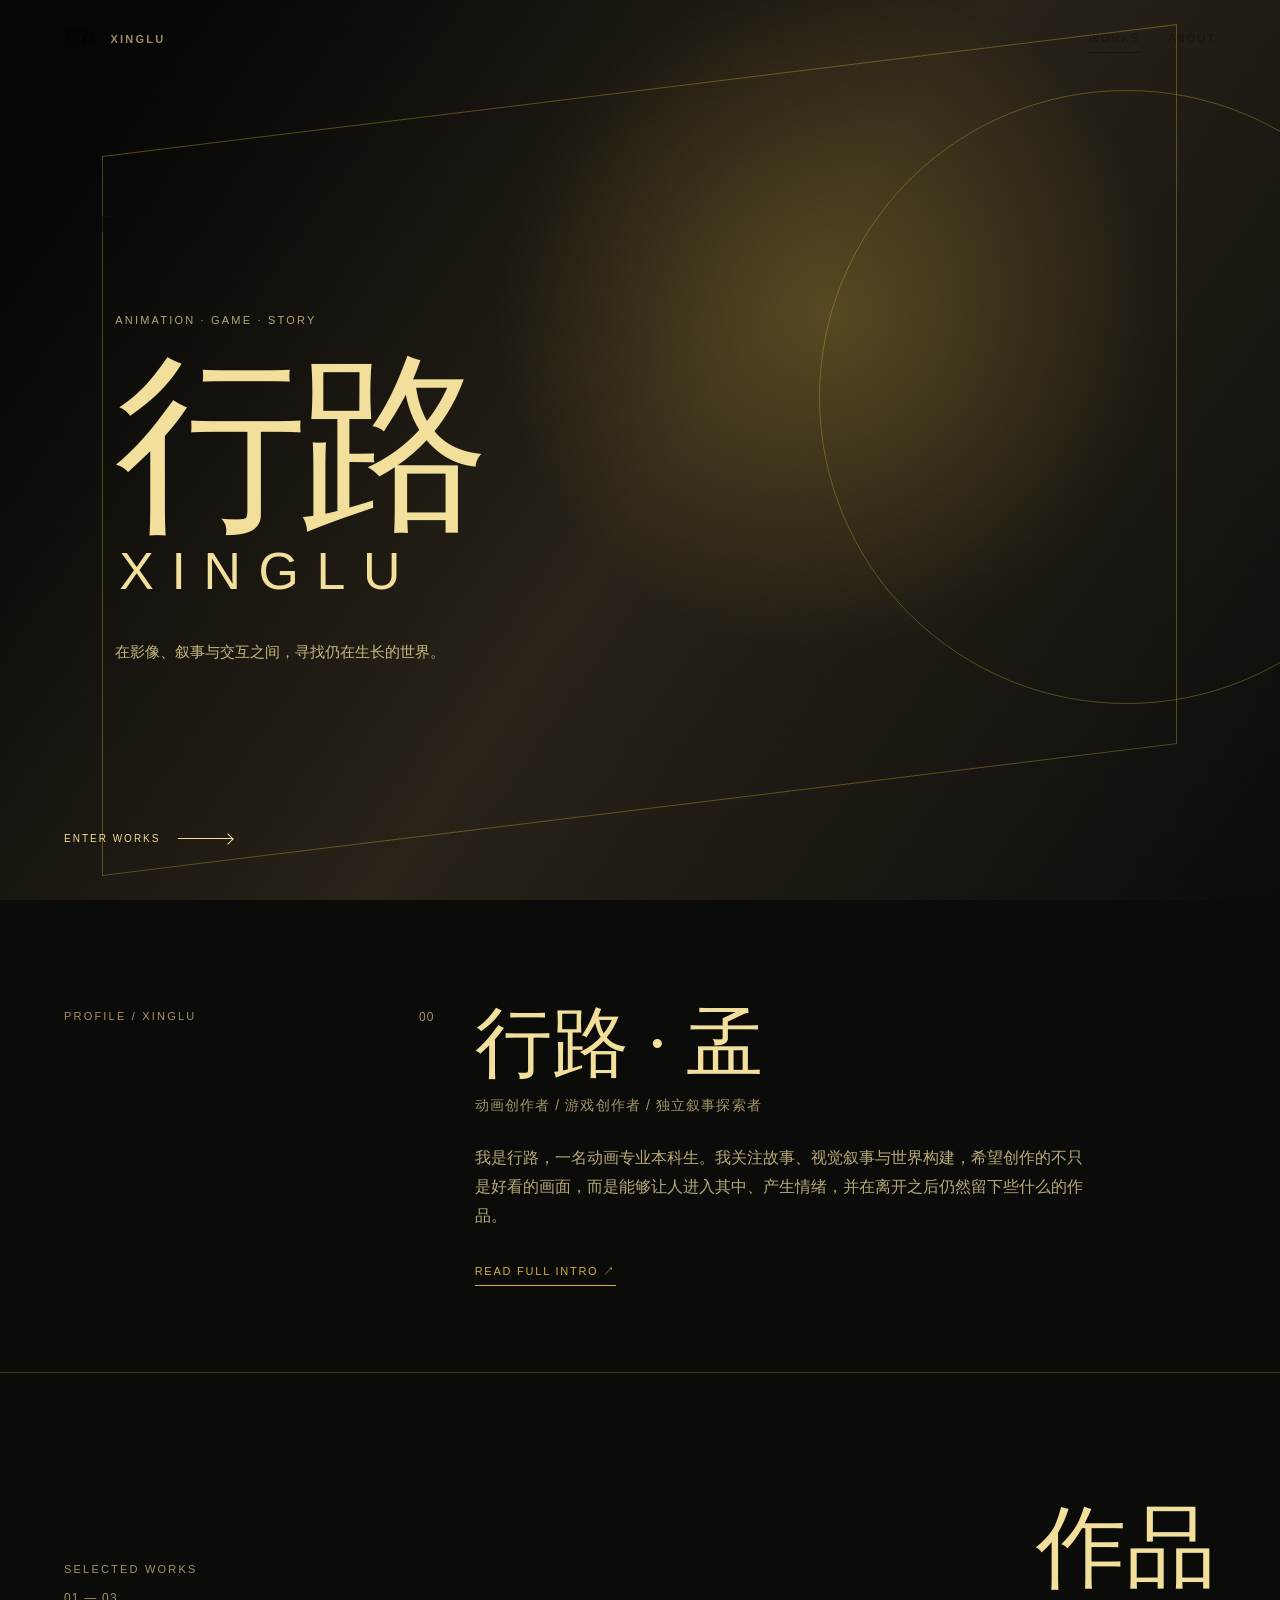
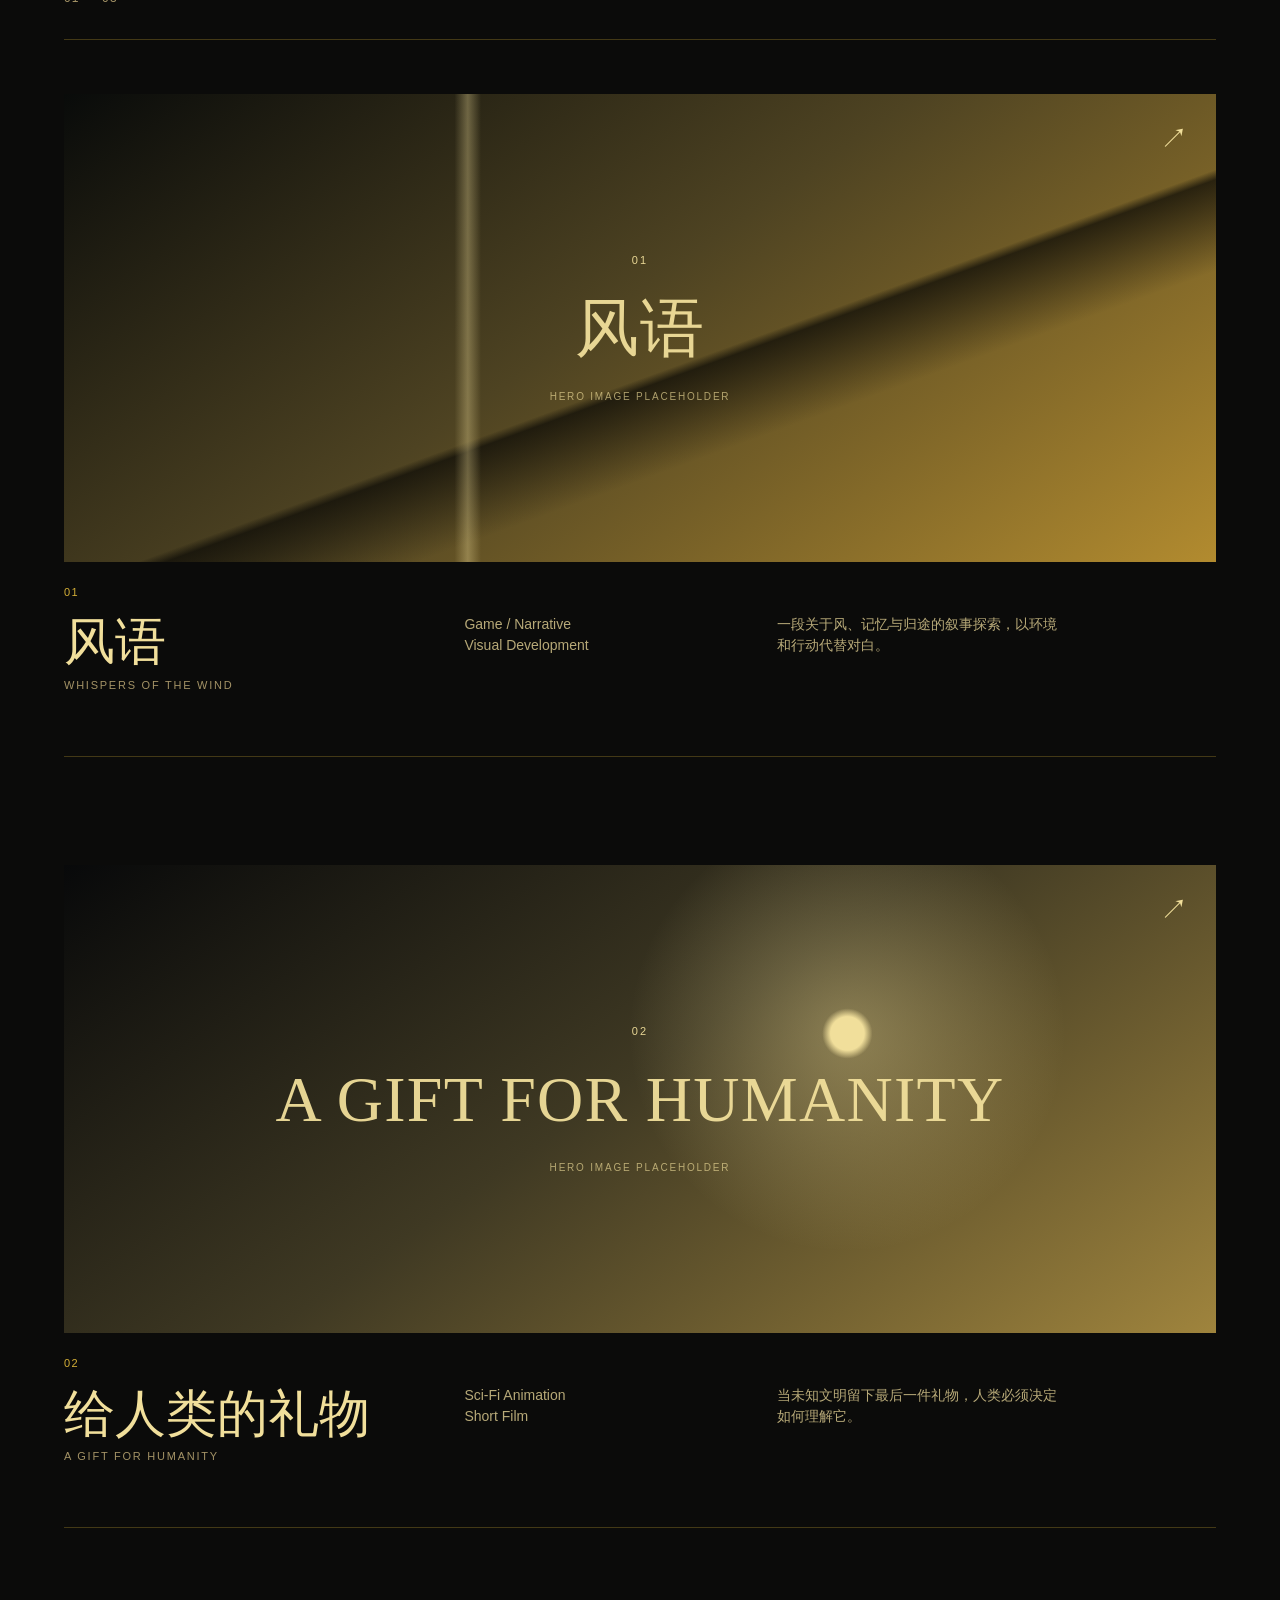
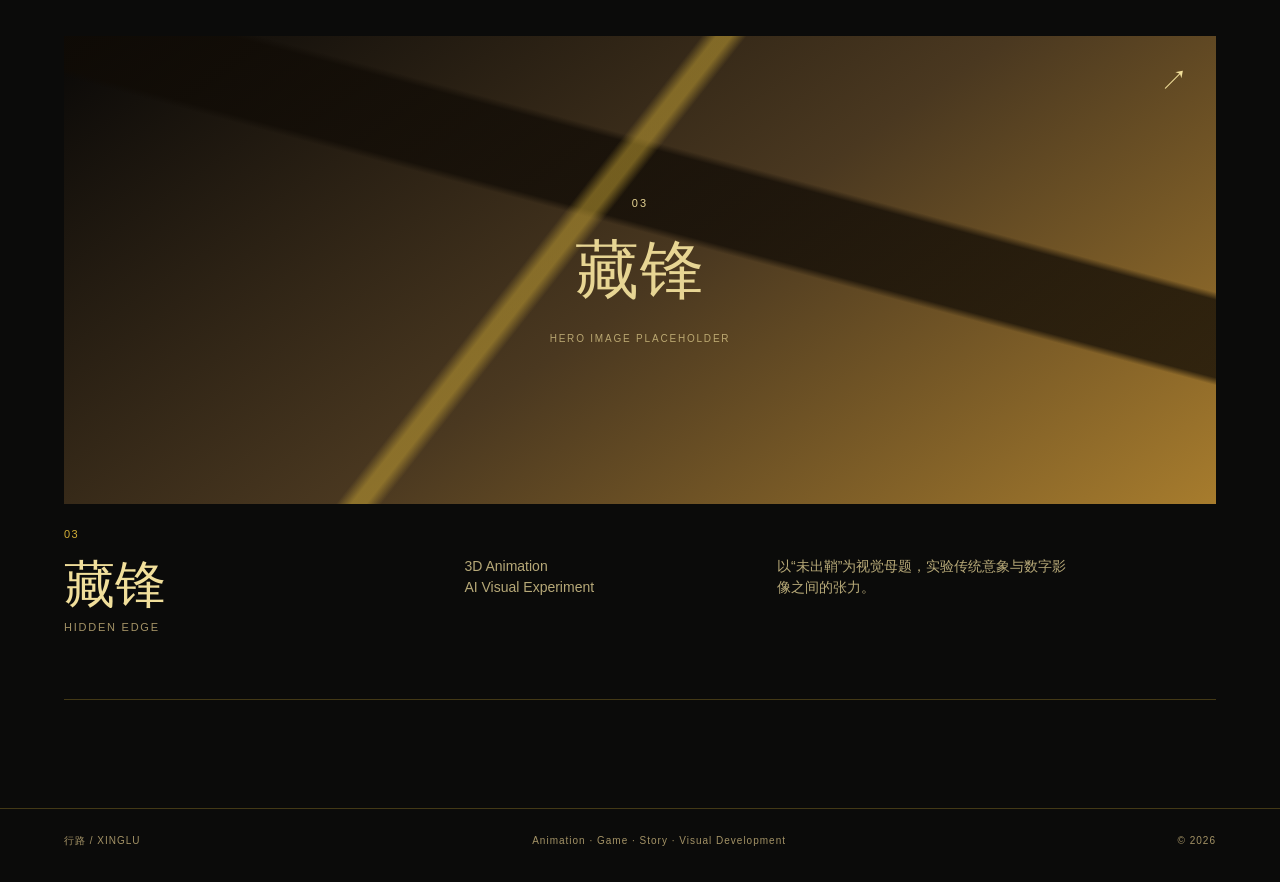
<file: index.html>
<!doctype html>
<html lang="zh-CN">
<head>
  <meta charset="utf-8">
  <meta name="viewport" content="width=device-width, initial-scale=1">
  <meta name="description" content="行路 XINGLU - Animation, Game, Story and Visual Development portfolio.">
  <title>行路 / XINGLU</title>
  <link rel="stylesheet" href="style.css">
  <link rel="stylesheet" href="theme.css">
  <script src="script.js" defer></script>
</head>
<body class="home-page">
  <header class="site-header" data-header>
    <a class="wordmark" href="index.html" aria-label="行路 XINGLU 首页">
      <span>行路</span><span class="wordmark-en">XINGLU</span>
    </a>
    <button class="menu-toggle" type="button" aria-label="打开导航" aria-expanded="false" data-menu-toggle>
      <span></span><span></span>
    </button>
    <nav class="site-nav" aria-label="主导航" data-nav>
      <a class="is-active" href="#works">WORKS</a>
      <a href="about.html">ABOUT</a>
    </nav>
  </header>

  <main>
    <section class="home-hero" aria-labelledby="hero-title">
      <div class="hero-atmosphere" aria-hidden="true">
        <span class="frame-mark frame-mark-a"></span>
        <span class="frame-mark frame-mark-b"></span>
        <span class="hero-grain"></span>
        <span class="hero-orbit"></span>
      </div>
      <div class="hero-copy reveal is-visible">
        <p class="eyebrow">Animation · Game · Story</p>
        <h1 id="hero-title"><span>行路</span><span class="hero-name-en">XINGLU</span></h1>
        <p class="hero-intro">在影像、叙事与交互之间，寻找仍在生长的世界。</p>
      </div>
      <a class="scroll-cue" href="#works" aria-label="滚动到作品">
        <span>ENTER WORKS</span><i aria-hidden="true"></i>
      </a>
    </section>

    <section class="home-profile reveal" aria-labelledby="profile-title">
      <div class="profile-label"><p class="eyebrow">PROFILE / XINGLU</p><p class="section-index">00</p></div>
      <div class="profile-copy"><h2 id="profile-title">行路 · 孟</h2><p class="profile-role">动画创作者 / 游戏创作者 / 独立叙事探索者</p><p>我是行路，一名动画专业本科生。我关注故事、视觉叙事与世界构建，希望创作的不只是好看的画面，而是能够让人进入其中、产生情绪，并在离开之后仍然留下些什么的作品。</p><a class="profile-link" href="about.html">READ FULL INTRO ↗</a></div>
    </section>

    <section class="works-section" id="works" aria-labelledby="works-title">
      <div class="section-heading reveal">
        <p class="eyebrow">SELECTED WORKS</p>
        <h2 id="works-title">作品</h2>
        <p class="section-index">01 — 03</p>
      </div>

      <div class="project-list">
        <article class="project-card reveal" data-project-card>
          <a class="project-link" href="projects/fengyu.html" aria-label="查看风语项目">
            <div class="project-visual visual-fengyu">
              <div class="placeholder-copy"><span>01</span><b>风语</b><small>HERO IMAGE PLACEHOLDER</small></div>
              <span class="project-arrow" aria-hidden="true">↗</span>
            </div>
            <div class="project-meta">
              <div><p class="project-number">01</p><h3>风语</h3><p class="project-en">WHISPERS OF THE WIND</p></div>
              <p class="project-type">Game / Narrative<br>Visual Development</p>
              <p class="project-summary">一段关于风、记忆与归途的叙事探索，以环境和行动代替对白。</p>
            </div>
          </a>
        </article>

        <article class="project-card reveal" data-project-card>
          <a class="project-link" href="projects/gift.html" aria-label="查看给人类的礼物项目">
            <div class="project-visual visual-gift">
              <div class="placeholder-copy"><span>02</span><b>A GIFT FOR HUMANITY</b><small>HERO IMAGE PLACEHOLDER</small></div>
              <span class="project-arrow" aria-hidden="true">↗</span>
            </div>
            <div class="project-meta">
              <div><p class="project-number">02</p><h3>给人类的礼物</h3><p class="project-en">A GIFT FOR HUMANITY</p></div>
              <p class="project-type">Sci-Fi Animation<br>Short Film</p>
              <p class="project-summary">当未知文明留下最后一件礼物，人类必须决定如何理解它。</p>
            </div>
          </a>
        </article>

        <article class="project-card reveal" data-project-card>
          <a class="project-link" href="projects/cangfeng.html" aria-label="查看藏锋项目">
            <div class="project-visual visual-cangfeng">
              <div class="placeholder-copy"><span>03</span><b>藏锋</b><small>HERO IMAGE PLACEHOLDER</small></div>
              <span class="project-arrow" aria-hidden="true">↗</span>
            </div>
            <div class="project-meta">
              <div><p class="project-number">03</p><h3>藏锋</h3><p class="project-en">HIDDEN EDGE</p></div>
              <p class="project-type">3D Animation<br>AI Visual Experiment</p>
              <p class="project-summary">以“未出鞘”为视觉母题，实验传统意象与数字影像之间的张力。</p>
            </div>
          </a>
        </article>
      </div>
    </section>
  </main>

  <footer class="site-footer">
    <p>行路 / XINGLU</p><p>Animation · Game · Story · Visual Development</p><p>© <span data-year></span></p>
  </footer>
</body>
</html>
</file>
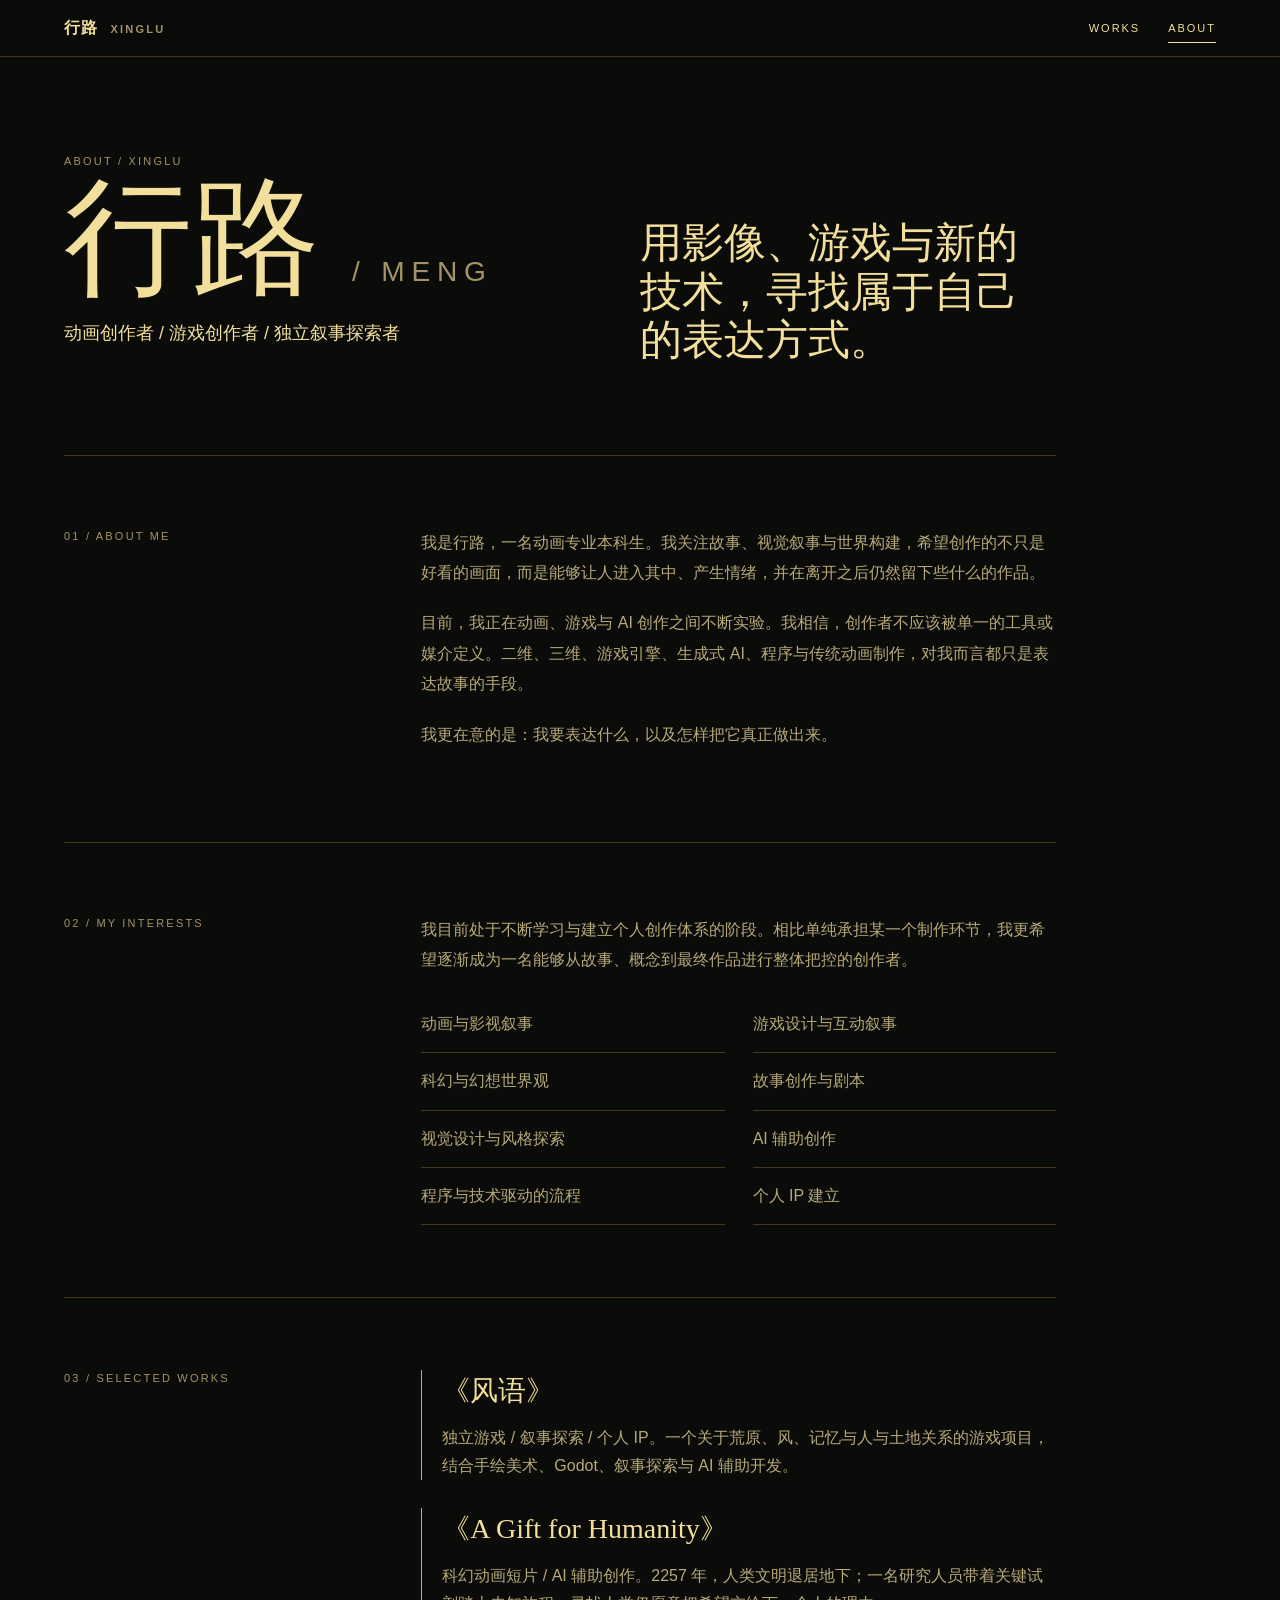
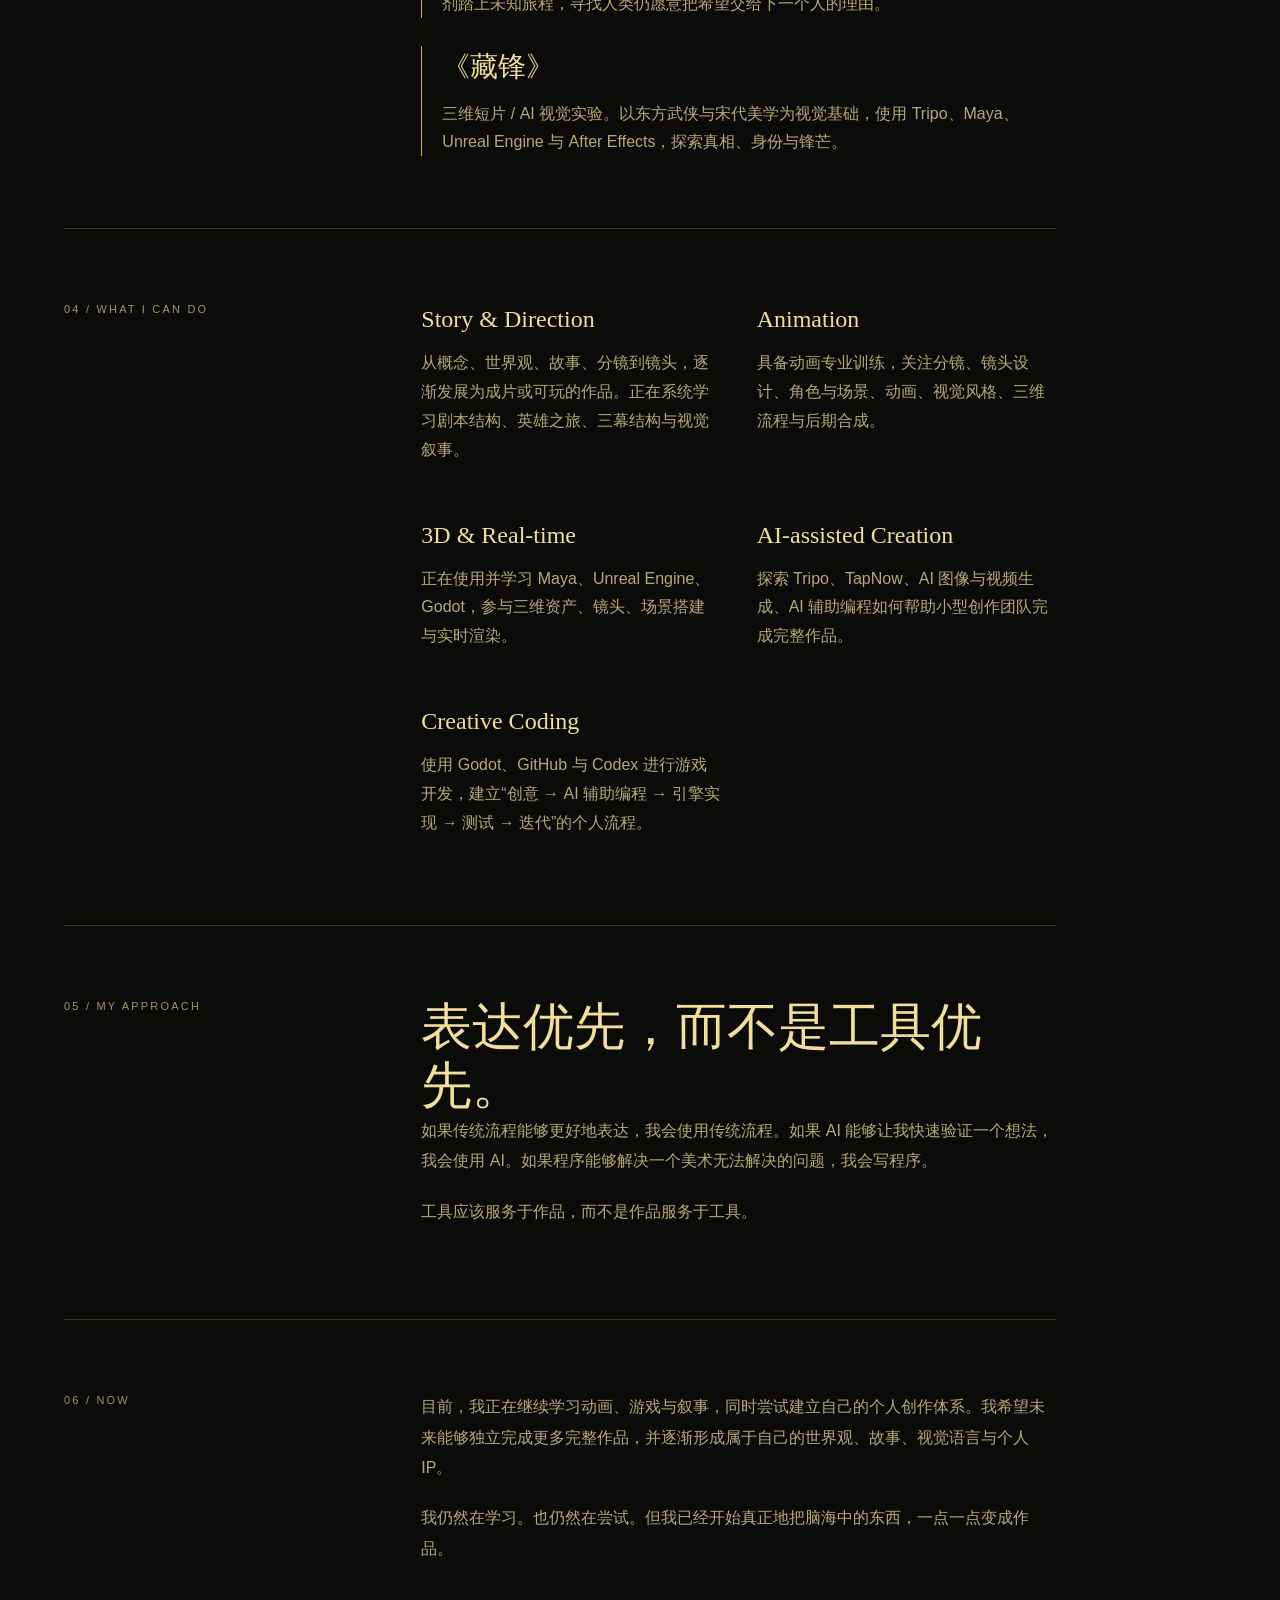
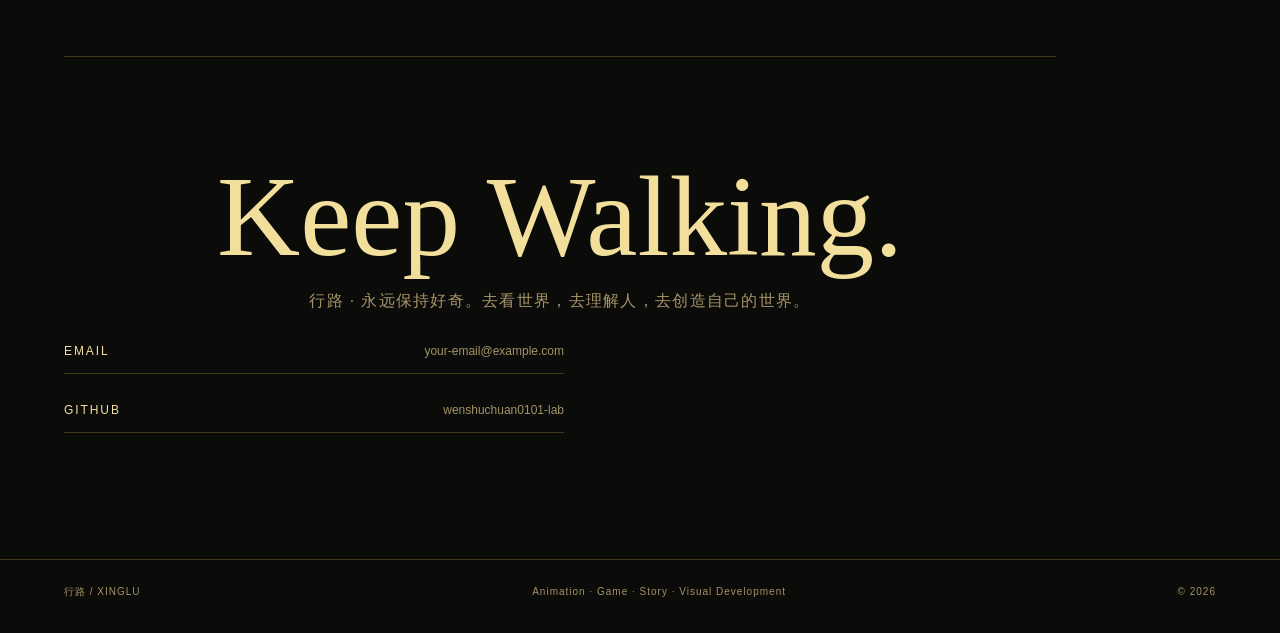
<file: about.html>
<!doctype html>
<html lang="zh-CN">
<head>
  <meta charset="utf-8">
  <meta name="viewport" content="width=device-width, initial-scale=1">
  <meta name="description" content="行路 · 孟，动画与游戏创作者的个人介绍。">
  <title>About — 行路 / XINGLU</title>
  <link rel="stylesheet" href="style.css">
  <link rel="stylesheet" href="theme.css">
  <script src="script.js" defer></script>
</head>
<body class="about-page">
  <header class="site-header is-solid" data-header>
    <a class="wordmark" href="index.html" aria-label="行路 XINGLU 首页"><span>行路</span><span class="wordmark-en">XINGLU</span></a>
    <button class="menu-toggle" type="button" aria-label="打开导航" aria-expanded="false" data-menu-toggle><span></span><span></span></button>
    <nav class="site-nav" aria-label="主导航" data-nav><a href="index.html#works">WORKS</a><a class="is-active" href="about.html">ABOUT</a></nav>
  </header>

  <main class="about-main about-long">
    <section class="about-hero about-intro reveal is-visible">
      <div><p class="eyebrow">ABOUT / XINGLU</p><h1>行路 <span>/ MENG</span></h1><p class="about-role">动画创作者 / 游戏创作者 / 独立叙事探索者</p></div>
      <p class="about-lead">用影像、游戏与新的技术，寻找属于自己的表达方式。</p>
    </section>

    <section class="about-section reveal">
      <p class="section-label">01 / ABOUT ME</p>
      <div class="about-copy"><p>我是行路，一名动画专业本科生。我关注故事、视觉叙事与世界构建，希望创作的不只是好看的画面，而是能够让人进入其中、产生情绪，并在离开之后仍然留下些什么的作品。</p><p>目前，我正在动画、游戏与 AI 创作之间不断实验。我相信，创作者不应该被单一的工具或媒介定义。二维、三维、游戏引擎、生成式 AI、程序与传统动画制作，对我而言都只是表达故事的手段。</p><p>我更在意的是：我要表达什么，以及怎样把它真正做出来。</p></div>
    </section>

    <section class="about-section reveal">
      <p class="section-label">02 / MY INTERESTS</p>
      <div class="about-copy"><p>我目前处于不断学习与建立个人创作体系的阶段。相比单纯承担某一个制作环节，我更希望逐渐成为一名能够从故事、概念到最终作品进行整体把控的创作者。</p><ul><li>动画与影视叙事</li><li>游戏设计与互动叙事</li><li>科幻与幻想世界观</li><li>故事创作与剧本</li><li>视觉设计与风格探索</li><li>AI 辅助创作</li><li>程序与技术驱动的流程</li><li>个人 IP 建立</li></ul></div>
    </section>

    <section class="about-section reveal">
      <p class="section-label">03 / SELECTED WORKS</p>
      <div class="work-notes">
        <article class="work-note"><h3>《风语》</h3><p>独立游戏 / 叙事探索 / 个人 IP。一个关于荒原、风、记忆与人与土地关系的游戏项目，结合手绘美术、Godot、叙事探索与 AI 辅助开发。</p></article>
        <article class="work-note"><h3>《A Gift for Humanity》</h3><p>科幻动画短片 / AI 辅助创作。2257 年，人类文明退居地下；一名研究人员带着关键试剂踏上未知旅程，寻找人类仍愿意把希望交给下一个人的理由。</p></article>
        <article class="work-note"><h3>《藏锋》</h3><p>三维短片 / AI 视觉实验。以东方武侠与宋代美学为视觉基础，使用 Tripo、Maya、Unreal Engine 与 After Effects，探索真相、身份与锋芒。</p></article>
      </div>
    </section>

    <section class="about-section reveal">
      <p class="section-label">04 / WHAT I CAN DO</p>
      <div class="skill-group">
        <div><h3>Story &amp; Direction</h3><p>从概念、世界观、故事、分镜到镜头，逐渐发展为成片或可玩的作品。正在系统学习剧本结构、英雄之旅、三幕结构与视觉叙事。</p></div>
        <div><h3>Animation</h3><p>具备动画专业训练，关注分镜、镜头设计、角色与场景、动画、视觉风格、三维流程与后期合成。</p></div>
        <div><h3>3D &amp; Real-time</h3><p>正在使用并学习 Maya、Unreal Engine、Godot，参与三维资产、镜头、场景搭建与实时渲染。</p></div>
        <div><h3>AI-assisted Creation</h3><p>探索 Tripo、TapNow、AI 图像与视频生成、AI 辅助编程如何帮助小型创作团队完成完整作品。</p></div>
        <div><h3>Creative Coding</h3><p>使用 Godot、GitHub 与 Codex 进行游戏开发，建立“创意 → AI 辅助编程 → 引擎实现 → 测试 → 迭代”的个人流程。</p></div>
      </div>
    </section>

    <section class="about-section reveal">
      <p class="section-label">05 / MY APPROACH</p>
      <div><p class="approach">表达优先，而不是工具优先。</p><div class="about-copy"><p>如果传统流程能够更好地表达，我会使用传统流程。如果 AI 能够让我快速验证一个想法，我会使用 AI。如果程序能够解决一个美术无法解决的问题，我会写程序。</p><p>工具应该服务于作品，而不是作品服务于工具。</p></div></div>
    </section>

    <section class="about-section reveal">
      <p class="section-label">06 / NOW</p>
      <div class="about-copy"><p>目前，我正在继续学习动画、游戏与叙事，同时尝试建立自己的个人创作体系。我希望未来能够独立完成更多完整作品，并逐渐形成属于自己的世界观、故事、视觉语言与个人 IP。</p><p>我仍然在学习。也仍然在尝试。但我已经开始真正地把脑海中的东西，一点一点变成作品。</p></div>
    </section>

    <section class="about-close reveal"><h2>Keep Walking.</h2><p>行路 · 永远保持好奇。去看世界，去理解人，去创造自己的世界。</p><div class="contact-links"><a href="mailto:your-email@example.com">EMAIL <span>your-email@example.com</span></a><a href="https://github.com/wenshuchuan0101-lab" target="_blank" rel="noreferrer">GITHUB <span>wenshuchuan0101-lab</span></a></div></section>
  </main>
  <footer class="site-footer"><p>行路 / XINGLU</p><p>Animation · Game · Story · Visual Development</p><p>© <span data-year></span></p></footer>
</body>
</html>
</file>
<file: style.css>
:root{--ink:#171716;--paper:#e9e7e1;--muted:#77756e;--line:rgba(23,23,22,.18);--accent:#b14b35;--serif:Georgia,'Times New Roman',serif;--sans:Arial,'Helvetica Neue',sans-serif}*{box-sizing:border-box}html{scroll-behavior:smooth}body{margin:0;background:var(--paper);color:var(--ink);font-family:var(--sans);font-size:16px;line-height:1.5;transition:opacity .22s ease}body.is-leaving{opacity:0}a{color:inherit;text-decoration:none}button{font:inherit}.site-header{position:fixed;z-index:20;inset:0 0 auto;display:flex;align-items:center;justify-content:space-between;padding:26px 5vw;color:var(--paper);mix-blend-mode:difference;transition:padding .3s ease,background .3s ease}.site-header.is-solid,.site-header.is-scrolled{padding-block:16px;background:rgba(233,231,225,.94);color:var(--ink);mix-blend-mode:normal;border-bottom:1px solid var(--line)}.wordmark{display:flex;gap:12px;align-items:baseline;font-weight:700;letter-spacing:.08em}.wordmark-en{font-size:11px;letter-spacing:.2em;color:var(--muted)}.site-nav{display:flex;gap:28px;font-size:11px;letter-spacing:.18em}.site-nav a{position:relative}.site-nav a::after{content:'';position:absolute;left:0;right:0;bottom:-7px;height:1px;background:currentColor;transform:scaleX(0);transform-origin:right;transition:transform .25s}.site-nav a:hover::after,.site-nav a.is-active::after{transform:scaleX(1);transform-origin:left}.menu-toggle{display:none;background:none;border:0}.home-hero{position:relative;min-height:100svh;display:grid;place-items:center;overflow:hidden;background:#20211f;color:var(--paper)}.hero-atmosphere{position:absolute;inset:0;background:radial-gradient(circle at 65% 35%,rgba(177,75,53,.4),transparent 33%),linear-gradient(125deg,#111 10%,#30332d 52%,#171817);}.hero-atmosphere::before{content:'';position:absolute;inset:10% 8%;border:1px solid rgba(233,231,225,.22);transform:skewY(-7deg);}.hero-orbit{position:absolute;width:48vw;height:48vw;border:1px solid rgba(233,231,225,.24);border-radius:50%;right:-12vw;top:10vh}.frame-mark{position:absolute;width:16px;height:16px;border-left:1px solid var(--paper);border-top:1px solid var(--paper);opacity:.7}.frame-mark-a{left:8vw;top:24vh}.frame-mark-b{right:8vw;bottom:17vh;transform:rotate(180deg)}.hero-grain{position:absolute;inset:0;opacity:.08;background-image:url("data:image/svg+xml,%3Csvg xmlns='http://www.w3.org/2000/svg' width='140' height='140' viewBox='0 0 140 140'%3E%3Cfilter id='n'%3E%3CfeTurbulence type='fractalNoise' baseFrequency='.8' numOctaves='3' stitchTiles='stitch'/%3E%3C/filter%3E%3Crect width='100%25' height='100%25' filter='url(%23n)' opacity='.45'/%3E%3C/svg%3E")}.hero-copy{position:relative;z-index:1;width:min(1120px,82vw);padding-top:10vh}.eyebrow,.section-label{font-size:11px;letter-spacing:.2em;text-transform:uppercase;color:var(--muted)}.home-hero .eyebrow{color:rgba(233,231,225,.7)}h1,h2,h3,p{margin-top:0}.hero-copy h1{margin:.2em 0 .25em;font-family:var(--serif);font-size:clamp(72px,15vw,220px);font-weight:400;line-height:.82;letter-spacing:-.05em}.hero-copy h1>span{display:block}.hero-name-en{font-family:var(--sans);font-size:.27em;letter-spacing:.34em;margin-left:.08em;margin-top:.5em}.hero-intro{max-width:330px;font-size:15px;color:rgba(233,231,225,.78)}.scroll-cue{position:absolute;z-index:2;bottom:6vh;left:5vw;display:flex;align-items:center;gap:18px;font-size:10px;letter-spacing:.2em}.scroll-cue i{display:block;width:54px;height:1px;background:currentColor;position:relative}.scroll-cue i::after{content:'';position:absolute;right:0;top:-3px;width:7px;height:7px;border-right:1px solid currentColor;border-top:1px solid currentColor;transform:rotate(45deg)}.works-section{padding:15vh 5vw 12vh}.section-heading{display:grid;grid-template-columns:1fr auto;align-items:end;border-bottom:1px solid var(--line);padding-bottom:20px;margin-bottom:6vh}.section-heading h2{font-family:var(--serif);font-size:clamp(44px,7vw,90px);font-weight:400;line-height:.9;margin:0}.section-index{font-size:12px;color:var(--muted);letter-spacing:.1em}.project-list{display:grid;gap:12vh}.project-card{border-bottom:1px solid var(--line);padding-bottom:7vh}.project-link{display:block}.project-visual{position:relative;min-height:52vh;overflow:hidden;background:#252725;display:grid;place-items:center;transition:transform .5s cubic-bezier(.2,.7,.2,1)}.project-visual::before,.project-visual::after{content:'';position:absolute;inset:0}.visual-fengyu{background:linear-gradient(145deg,#222a27,#708077 47%,#c58a67)}.visual-fengyu::before{background:linear-gradient(90deg,transparent 36%,rgba(232,225,203,.38) 37%,transparent 38%),linear-gradient(160deg,transparent 55%,rgba(24,38,32,.65) 56%,transparent 65%);transform:scale(1.15)}.visual-gift{background:linear-gradient(145deg,#1e242c,#596978 48%,#b5c1c7)}.visual-gift::before{background:radial-gradient(circle at 68% 36%,#e9e7e1 0 2%,transparent 3%),radial-gradient(circle at 68% 36%,rgba(233,231,225,.5),transparent 26%)}.visual-cangfeng{background:linear-gradient(145deg,#201b1a,#55453e 52%,#9c806d)}.visual-cangfeng::before{background:linear-gradient(128deg,transparent 42%,rgba(205,176,148,.55) 43% 44%,transparent 45%),linear-gradient(15deg,transparent 55%,rgba(21,17,15,.65) 56% 66%,transparent 67%)}.placeholder-copy{position:relative;z-index:1;display:flex;flex-direction:column;gap:12px;align-items:center;color:rgba(233,231,225,.92);text-align:center}.placeholder-copy span{font-size:11px;letter-spacing:.2em}.placeholder-copy b{font-family:var(--serif);font-size:clamp(28px,5vw,72px);font-weight:400;letter-spacing:.02em}.placeholder-copy small{font-size:10px;letter-spacing:.18em;color:rgba(233,231,225,.65)}.project-arrow{position:absolute;right:28px;top:24px;font-size:28px;transition:transform .3s}.project-meta{display:grid;grid-template-columns:1.3fr 1fr 1.5fr;gap:20px;padding-top:22px}.project-number{font-size:11px;color:var(--accent);letter-spacing:.12em;margin-bottom:16px}.project-meta h3{font-family:var(--serif);font-size:clamp(30px,4vw,56px);font-weight:400;line-height:1;margin:0 0 9px}.project-en{font-size:11px;letter-spacing:.16em;color:var(--muted);margin:0}.project-type,.project-summary{font-size:14px;color:#55534e;margin:30px 0 0}.project-summary{max-width:290px}.project-card:hover .project-visual{transform:scale(.985)}.project-card:hover .project-arrow{transform:translate(5px,-5px)}.reveal{opacity:0;transform:translateY(24px);transition:opacity .7s ease,transform .7s ease}.reveal.is-visible{opacity:1;transform:none}.site-footer{display:flex;justify-content:space-between;gap:20px;padding:24px 5vw;border-top:1px solid var(--line);font-size:10px;letter-spacing:.1em;color:var(--muted)}.about-main{padding:17vh 5vw 10vh}.about-hero{border-bottom:1px solid var(--line);padding-bottom:10vh}.about-hero h1{font-family:var(--serif);font-size:clamp(56px,10vw,150px);font-weight:400;line-height:.9;margin:0 0 28px}.about-hero h1 span{font-family:var(--sans);font-size:.22em;letter-spacing:.24em;color:var(--muted)}.about-role{font-size:18px}.about-fields{color:var(--muted);font-size:13px;letter-spacing:.1em}.about-grid{display:grid;gap:0}.about-block{display:grid;grid-template-columns:1fr 2fr;gap:40px;padding:8vh 0;border-bottom:1px solid var(--line)}.about-block h2{font-family:var(--serif);font-size:clamp(34px,5vw,68px);font-weight:400;line-height:1.02;margin-bottom:26px}.body-copy{max-width:430px;color:#55534e}.placeholder-note{font-size:11px;color:var(--accent);letter-spacing:.05em}.skills-list{list-style:none;padding:0;margin:0;max-width:600px}.skills-list li{display:flex;justify-content:space-between;padding:15px 0;border-bottom:1px solid var(--line);font-size:18px}.skills-list small{color:var(--muted)}.contact-links{display:grid;gap:14px;max-width:500px}.contact-links a{display:flex;justify-content:space-between;border-bottom:1px solid var(--line);padding:13px 0;font-size:12px;letter-spacing:.16em}.contact-links span{font-size:12px;letter-spacing:0;color:var(--muted)}body.menu-open{overflow:hidden}@media(max-width:700px){.site-header{padding:20px 6vw}.site-nav{position:fixed;inset:0;background:var(--paper);color:var(--ink);display:flex;flex-direction:column;justify-content:center;align-items:center;gap:30px;font-size:15px;opacity:0;pointer-events:none;transition:opacity .25s}.menu-toggle{display:flex;flex-direction:column;gap:5px;position:relative;z-index:2;color:inherit}.menu-toggle span{display:block;width:24px;height:1px;background:currentColor}.menu-open .site-nav{opacity:1;pointer-events:auto}.home-hero{min-height:92svh}.hero-copy{width:82vw}.project-visual{min-height:38vh}.project-meta{grid-template-columns:1fr 1fr}.project-type,.project-summary{margin-top:0}.project-summary{grid-column:1/-1}.site-footer{flex-direction:column;gap:8px}.about-main{padding-inline:6vw}.about-block{grid-template-columns:1fr;gap:24px}.about-hero{padding-bottom:7vh}}
</file>
<file: theme.css>
:root{--ink:#f1df9b;--paper:#0b0b0a;--muted:#a49366;--line:rgba(212,175,55,.28);--accent:#d4af37}
body{background:#0b0b0a;color:var(--ink)}
.site-header.is-solid,.site-header.is-scrolled{background:rgba(11,11,10,.95);color:var(--ink);border-bottom-color:var(--line)}
.wordmark-en,.project-en,.section-index,.site-footer,.about-fields,.skills-list small,.contact-links span{color:var(--muted)}
.home-hero{background:#050504;color:var(--ink)}
.hero-atmosphere{background:radial-gradient(circle at 65% 35%,rgba(212,175,55,.28),transparent 33%),linear-gradient(125deg,#030303 10%,#262015 52%,#090908)}
.hero-atmosphere::before{border-color:rgba(212,175,55,.36)}
.hero-orbit{border-color:rgba(212,175,55,.34)}
.home-hero .eyebrow{color:rgba(241,223,155,.72)}
.hero-intro{color:rgba(241,223,155,.8)}
.visual-fengyu{background:linear-gradient(145deg,#090b0a,#4e4322 47%,#b28b2f)}
.visual-gift{background:linear-gradient(145deg,#08090a,#3f3923 48%,#9f843d)}
.visual-cangfeng{background:linear-gradient(145deg,#090807,#4a3820 52%,#a77c2d)}
.visual-fengyu::before{background:linear-gradient(90deg,transparent 36%,rgba(241,223,155,.34) 37%,transparent 38%),linear-gradient(160deg,transparent 55%,rgba(11,10,6,.72) 56%,transparent 65%)}
.visual-gift::before{background:radial-gradient(circle at 68% 36%,#f1df9b 0 2%,transparent 3%),radial-gradient(circle at 68% 36%,rgba(241,223,155,.38),transparent 26%)}
.visual-cangfeng::before{background:linear-gradient(128deg,transparent 42%,rgba(212,175,55,.48) 43% 44%,transparent 45%),linear-gradient(15deg,transparent 55%,rgba(16,11,5,.75) 56% 66%,transparent 67%)}
.placeholder-copy{color:rgba(241,223,155,.94)}
.placeholder-copy small{color:rgba(241,223,155,.66)}
.project-type,.project-summary,.body-copy,.detail-grid section>p:last-child{color:#b7a978}
.project-number,.placeholder-note{color:var(--accent)}
.site-footer{border-top-color:var(--line)}
.about-hero h1 span{color:var(--muted)}
.skills-list li,.contact-links a{border-color:var(--line)}
.contact-links a{color:var(--ink)}
.gallery-grid>div{background:#17140d;border-color:var(--muted);color:var(--muted)}
.media-placeholder{border-color:var(--muted);color:var(--muted)}
.process li{border-color:var(--accent)}
@media(max-width:700px){.site-nav{background:#0b0b0a;color:var(--ink)}}
.about-long{max-width:1120px}.about-intro{display:grid;grid-template-columns:1.2fr 1fr;gap:6vw;align-items:end}.about-intro h1{margin-bottom:24px}.about-lead{font-family:var(--serif);font-size:clamp(26px,3.3vw,50px);line-height:1.15;color:var(--ink);margin:0}.about-copy{max-width:650px;color:#b7a978;font-size:16px;line-height:1.9}.about-copy p{margin-bottom:1.25em}.about-section{display:grid;grid-template-columns:1fr 2fr;gap:40px;padding:8vh 0;border-bottom:1px solid var(--line)}.about-section h2{font-family:var(--serif);font-weight:400;font-size:clamp(34px,5vw,68px);line-height:1.02;margin:0}.about-section h3{font-family:var(--serif);font-weight:400;font-size:28px;margin:0 0 12px;color:var(--ink)}.about-section ul{list-style:none;padding:0;margin:0;display:grid;grid-template-columns:1fr 1fr;gap:0 28px}.about-section li{padding:13px 0;border-bottom:1px solid var(--line);color:#b7a978}.work-notes{display:grid;gap:28px}.work-note{padding-left:20px;border-left:1px solid var(--accent)}.work-note p{color:#b7a978;margin:0;line-height:1.75}.skill-group{display:grid;grid-template-columns:1fr 1fr;gap:36px}.skill-group h3{font-size:24px}.skill-group p{color:#b7a978;line-height:1.8}.approach{font-family:var(--serif);font-size:clamp(28px,4vw,54px);line-height:1.15;color:var(--ink);margin:0}.about-close{padding:12vh 0 4vh;text-align:center}.about-close h2{font-family:var(--serif);font-size:clamp(48px,9vw,120px);font-weight:400;line-height:.9;margin:0 0 20px}.about-close p{color:var(--muted);letter-spacing:.08em}@media(max-width:700px){.about-intro,.about-section{grid-template-columns:1fr;gap:24px}.about-section ul,.skill-group{grid-template-columns:1fr}.about-close{text-align:left}}
.home-profile{display:grid;grid-template-columns:1fr 2fr;gap:40px;padding:12vh 5vw 10vh;border-bottom:1px solid var(--line)}.profile-label{display:flex;justify-content:space-between}.profile-copy{max-width:720px}.profile-copy h2{font-family:var(--serif);font-weight:400;font-size:clamp(40px,6vw,82px);line-height:.95;margin:0 0 14px}.profile-role{font-size:14px;letter-spacing:.08em;color:var(--muted)}.profile-copy>p:not(.profile-role){max-width:620px;color:#b7a978;line-height:1.8;margin:28px 0}.profile-link{font-size:11px;letter-spacing:.16em;color:var(--accent);border-bottom:1px solid var(--accent);padding-bottom:8px}@media(max-width:700px){.home-profile{grid-template-columns:1fr;gap:24px;padding:9vh 6vw 8vh}}
</file>
